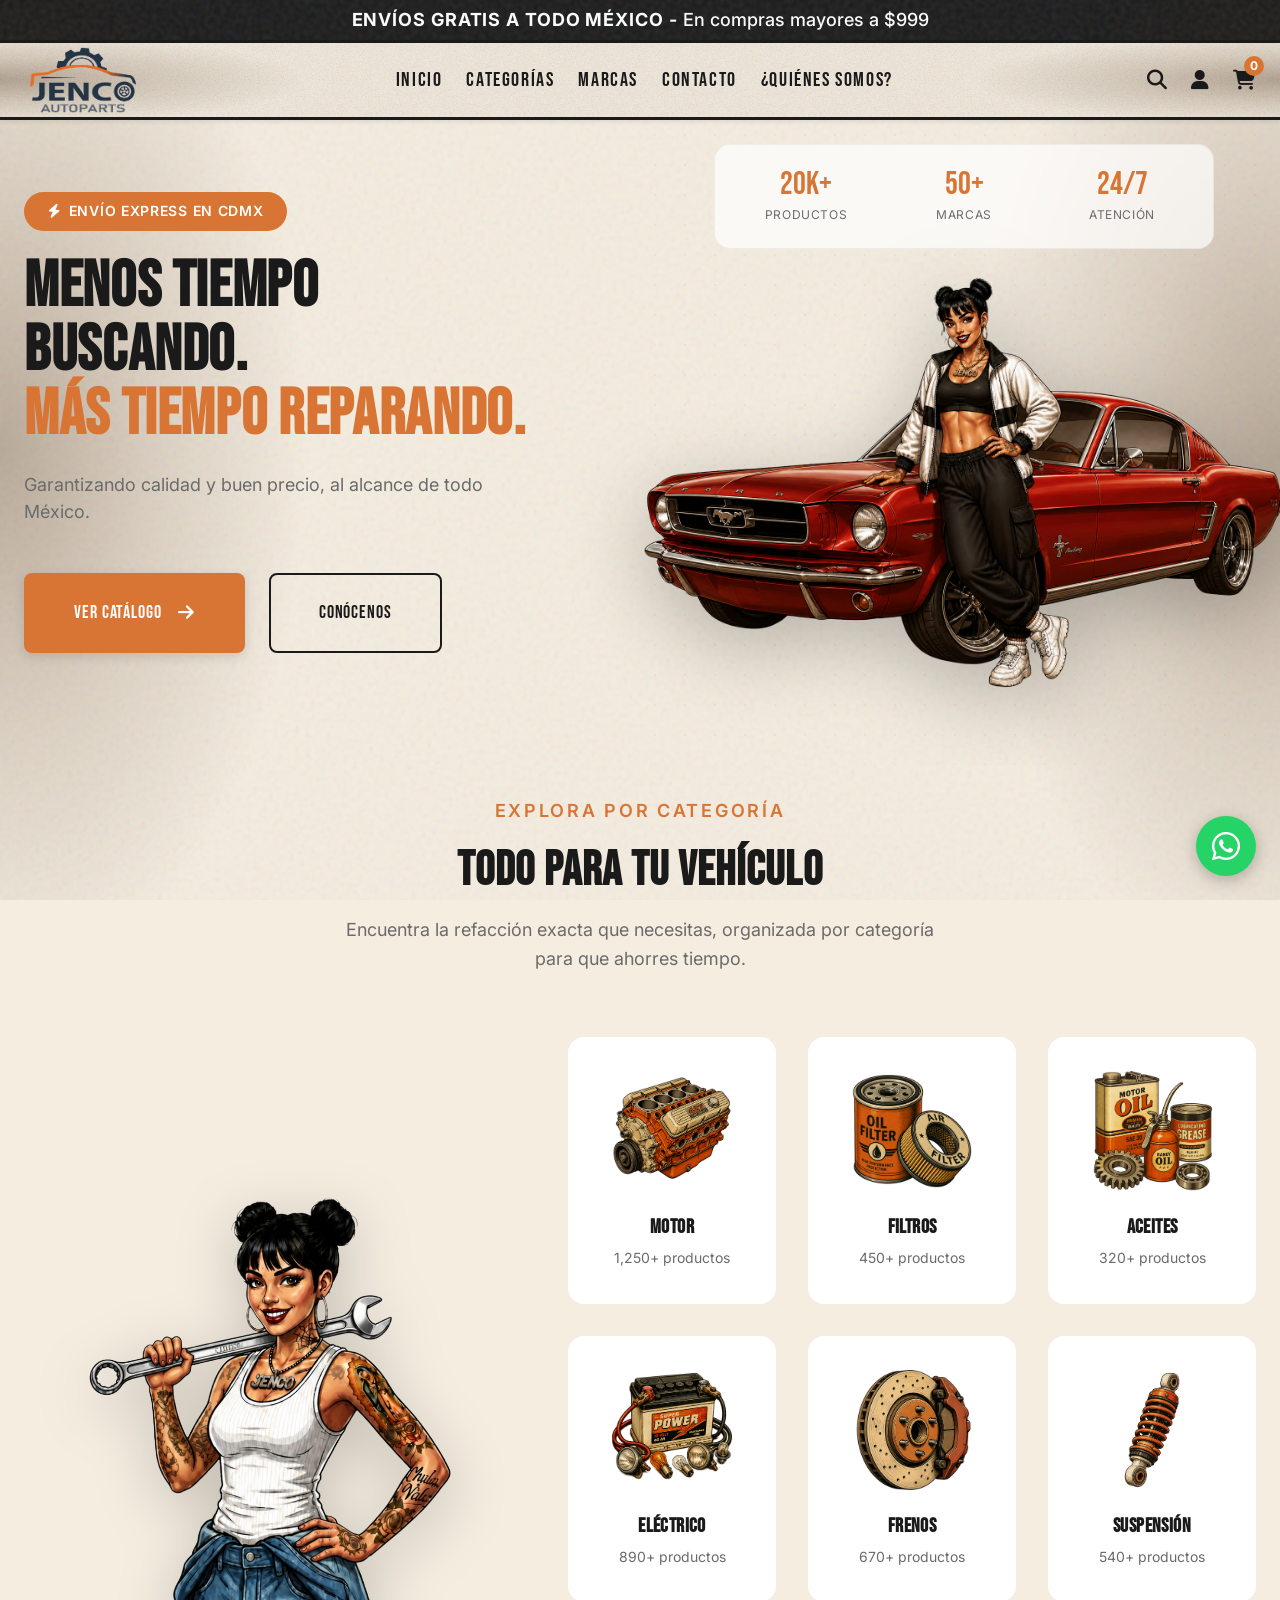
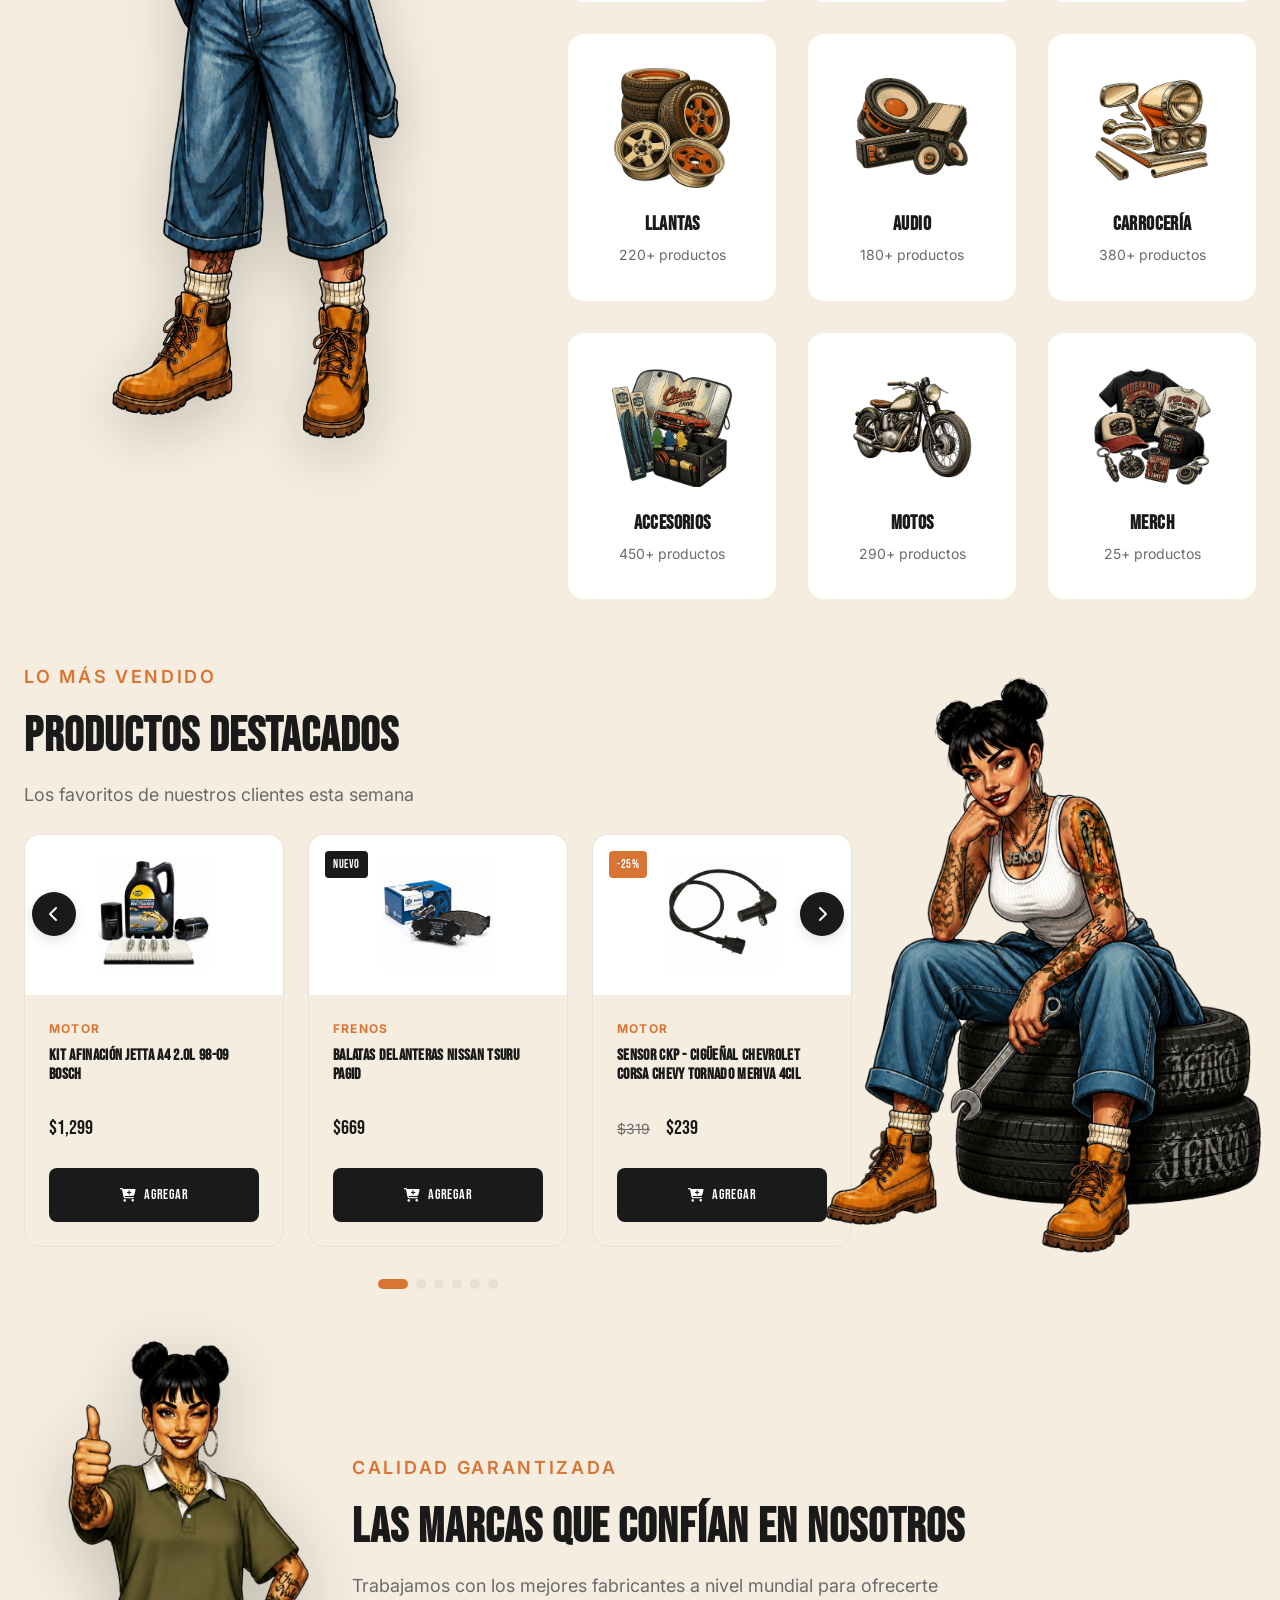
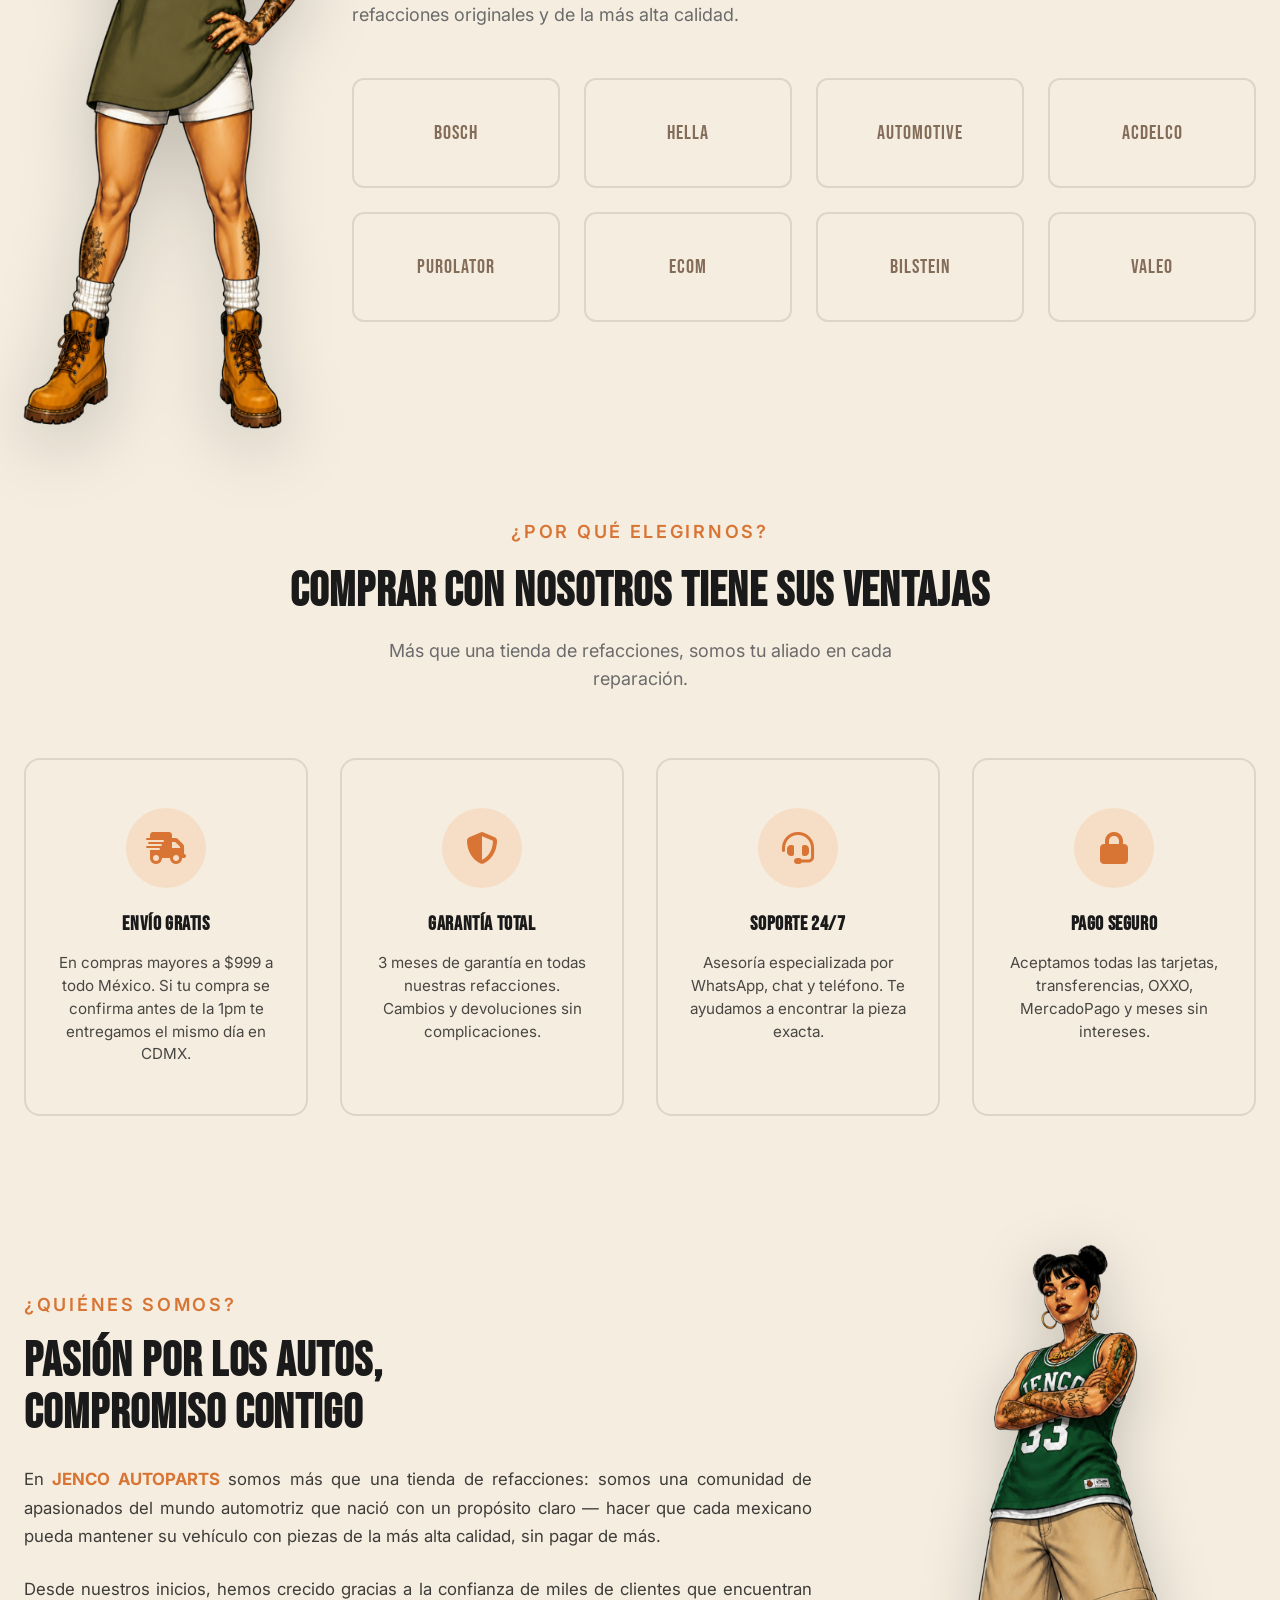
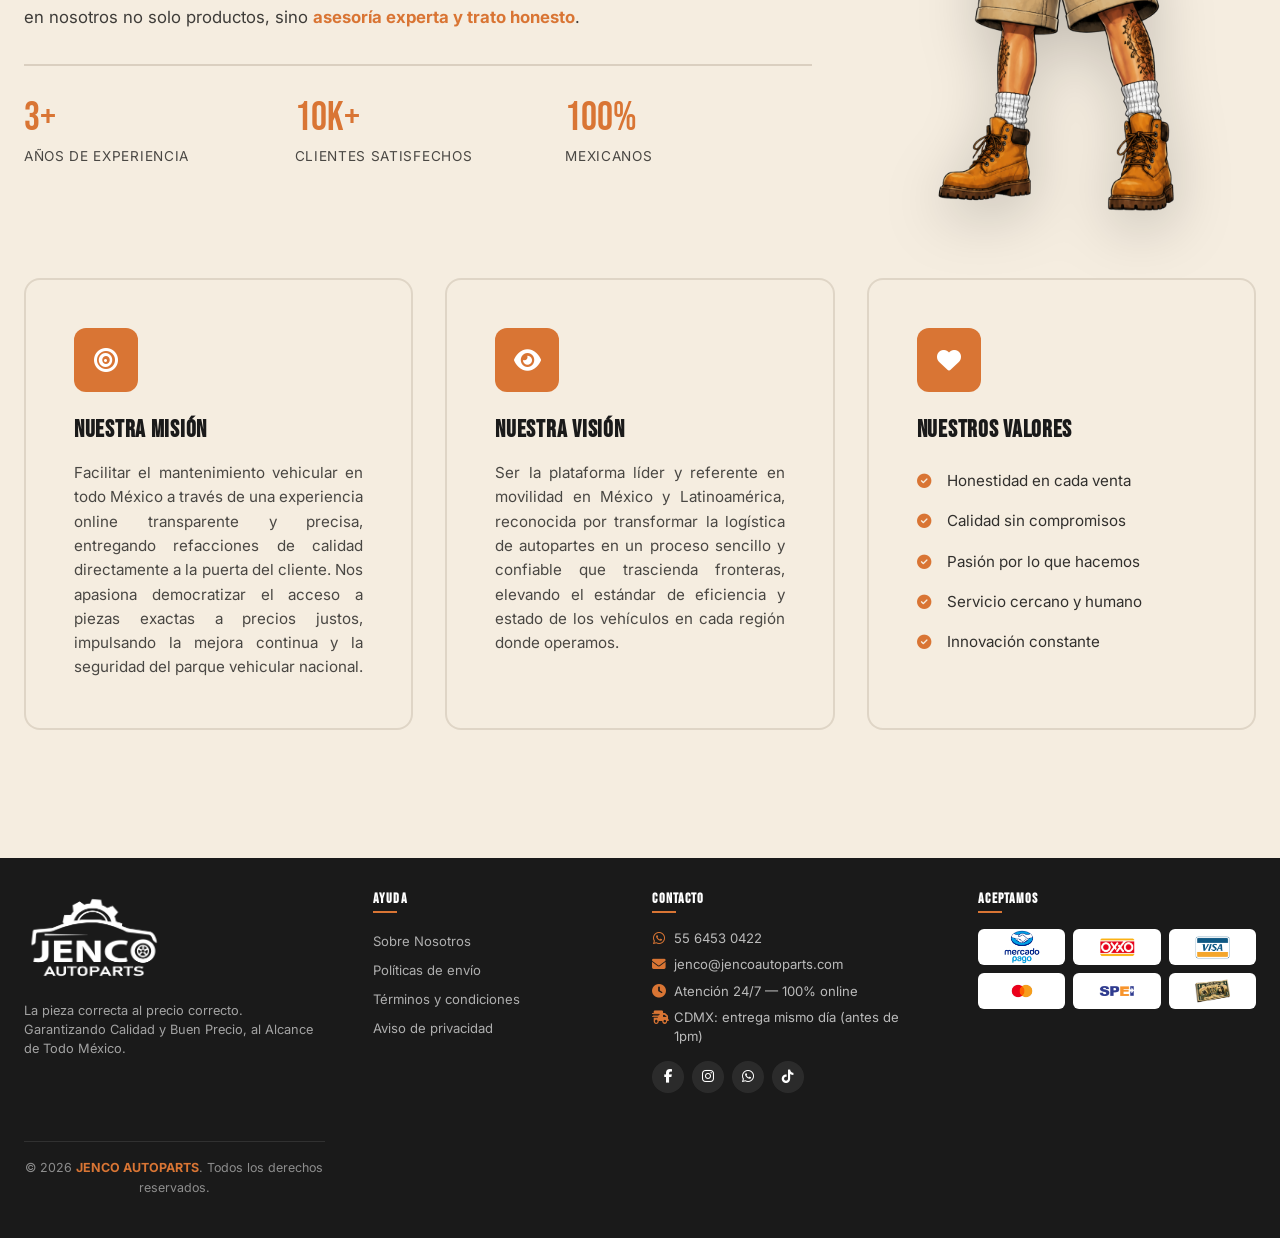
<file: index.html>
<!DOCTYPE html>
<html lang="es">
<head>
  <meta charset="UTF-8">
  <meta name="viewport" content="width=device-width, initial-scale=1.0">
  
  <title>JENCO AUTOPARTS — Refacciones y Autopartes en México</title>
  <meta name="description" content="Refacciones y autopartes para tu vehículo. Envíos a todo México. Calidad garantizada y precios justos. Entrega el mismo día en CDMX.">
  
  <!-- Favicon -->
  <link rel="icon" type="image/png" href="logos/jenco-iso-32.png">
  <link rel="apple-touch-icon" href="logos/jenco-iso-512.png">
  
  <!-- Tipografías Google Fonts -->
  <link rel="preconnect" href="https://fonts.googleapis.com">
  <link rel="preconnect" href="https://fonts.gstatic.com" crossorigin>
  <link href="https://fonts.googleapis.com/css2?family=Bebas+Neue&family=Inter:wght@400;500;600;700&display=swap" rel="stylesheet">
  
  <!-- Iconos Font Awesome -->
  <link rel="stylesheet" href="https://cdnjs.cloudflare.com/ajax/libs/font-awesome/6.5.1/css/all.min.css">
  
  <!-- Estilos -->
  <link rel="stylesheet" href="css/styles.css">
</head>
<body>

  <!-- ============================================
       TOP BAR PROMOCIONAL
       ============================================ -->
  <div class="topbar">
    <p class="topbar__text">
      <span class="topbar__highlight">ENVÍOS GRATIS A TODO MÉXICO - </span> 
      En compras mayores a $999
    </p>
  </div>

  <!-- ============================================
       HEADER
       ============================================ -->
  <header class="header">
    <div class="container header__container">
      
      <!-- Logo -->
      <a href="index.html" class="header__logo" aria-label="Inicio - JENCO AUTOPARTS">
        <img src="logos/jenco-logo-color.png" alt="JENCO AUTOPARTS">
      </a>
      
      <!-- Navegación -->
      <nav class="nav" id="mainNav">
        <ul class="nav__list">
          <li><a href="index.html" class="nav__link">Inicio</a></li>
          <li><a href="#categorias" class="nav__link">Categorías</a></li>
          <li><a href="#marcas" class="nav__link">Marcas</a></li>
          <li><a href="contacto.html" class="nav__link">Contacto</a></li>
          <li><a href="#nosotros" class="nav__link">¿Quiénes Somos?</a></li>
        </ul>
      </nav>
      
      <!-- Acciones (búsqueda, cuenta, carrito) -->
      <div class="header__actions">
        <a href="catalogo.html" class="header__action" aria-label="Buscar">
          <i class="fas fa-search"></i>
        </a>
        <a href="catalogo.html" class="header__action" aria-label="Mi cuenta">
          <i class="fas fa-user"></i>
        </a>
        <a href="catalogo.html" class="header__action" aria-label="Carrito de compras">
          <i class="fas fa-shopping-cart"></i>
          <span class="cart-badge">0</span>
        </a>
        
        <!-- Botón hamburguesa (mobile) -->
        <button class="menu-toggle" id="menuToggle" aria-label="Menú">
          <i class="fas fa-bars"></i>
        </button>
      </div>
      
    </div>
  </header>

  <!-- ============================================
       MAIN
       ============================================ -->
  <main>

   <!-- ============================================
     HERO PRINCIPAL
     ============================================ -->
<section class="hero">
  <div class="container hero__container">
    
    <!-- Lado izquierdo: contenido -->
    <div class="hero__content">
      <span class="hero__badge">
        <i class="fas fa-bolt"></i> Envío express en CDMX
      </span>
      
      <h1 class="hero__title">
        Menos tiempo<br>
        buscando.<br>
        <span class="hero__title-accent">Más tiempo reparando.</span>
      </h1>
      
      <p class="hero__subtitle">
        Garantizando calidad y buen precio, al alcance de todo México.
      </p>
      
      <div class="hero__actions">
        <a href="catalogo.html" class="btn btn--primary">
  	   Ver Catálogo
 	   <i class="fas fa-arrow-right btn__icon"></i>
	</a>
        <a href="#nosotros" class="btn btn--secondary">
          Conócenos
        </a>
      </div>
    </div>
    
    <!-- Lado derecho: stats + imagen Jenco -->
    <div class="hero__image">
      
      <!-- Stats arriba -->
      <div class="hero__stats">
        <div class="stat">
          <div class="stat__number">20K+</div>
          <div class="stat__label">Productos</div>
        </div>
        <div class="stat">
          <div class="stat__number">50+</div>
          <div class="stat__label">Marcas</div>
        </div>
        <div class="stat">
          <div class="stat__number">24/7</div>
          <div class="stat__label">Atención</div>
        </div>
      </div>
      
      <!-- Imagen Jenco -->
      <img src="jenco/jenco-pose-01.png" alt="Jenco - Tu experto en autopartes">
      
    </div>
    
  </div>
</section>


<!-- ============================================
     CATEGORÍAS
     ============================================ -->
<section class="section" id="categorias">
  <div class="container">
    
    <div class="section__header">
      <span class="section__eyebrow">Explora por categoría</span>
      <h2 class="section__title">Todo para tu vehículo</h2>
      <p class="section__subtitle">
        Encuentra la refacción exacta que necesitas, organizada por categoría para que ahorres tiempo.
      </p>
    </div>
    
    <!-- Layout con Jenco a la IZQUIERDA -->
    <div class="section-with-jenco">
      
      <!-- Jenco con llave-->
      <div class="section__jenco">
        <img src="jenco/jenco-pose-02.png" alt="Jenco con llave">
      </div>
      
      <!-- Grid de categorías (derecha) -->
      <div class="section__content">
        <div class="categories-grid">
          
          <a href="catalogo.html" class="category-card">
            <img src="categorias/cat-motor.png" alt="Motor" class="category-card__image">
            <h3 class="category-card__title">Motor</h3>
            <p class="category-card__count">1,250+ productos</p>
          </a>
          
          <a href="catalogo.html" class="category-card">
            <img src="categorias/cat-filtros.png" alt="Filtros" class="category-card__image">
            <h3 class="category-card__title">Filtros</h3>
            <p class="category-card__count">450+ productos</p>
          </a>
          
          <a href="catalogo.html" class="category-card">
            <img src="categorias/cat-aceites.png" alt="Aceites" class="category-card__image">
            <h3 class="category-card__title">Aceites</h3>
            <p class="category-card__count">320+ productos</p>
          </a>
          
          <a href="catalogo.html"  class="category-card">
            <img src="categorias/cat-electrico.png" alt="Eléctrico" class="category-card__image">
            <h3 class="category-card__title">Eléctrico</h3>
            <p class="category-card__count">890+ productos</p>
          </a>
          
          <a href="catalogo.html"  class="category-card">
            <img src="categorias/cat-frenos.png" alt="Frenos" class="category-card__image">
            <h3 class="category-card__title">Frenos</h3>
            <p class="category-card__count">670+ productos</p>
          </a>
          
          <a href="catalogo.html"  class="category-card">
            <img src="categorias/cat-suspension.png" alt="Suspensión" class="category-card__image">
            <h3 class="category-card__title">Suspensión</h3>
            <p class="category-card__count">540+ productos</p>
          </a>
          
          <a href="catalogo.html"  class="category-card">
            <img src="categorias/cat-llantas.png" alt="Llantas" class="category-card__image">
            <h3 class="category-card__title">Llantas</h3>
            <p class="category-card__count">220+ productos</p>
          </a>
          
          <a href="catalogo.html"  class="category-card">
            <img src="categorias/cat-audio.png" alt="Audio" class="category-card__image">
            <h3 class="category-card__title">Audio</h3>
            <p class="category-card__count">180+ productos</p>
          </a>
          
          <a href="catalogo.html"  class="category-card">
            <img src="categorias/cat-carroceria.png" alt="Carrocería" class="category-card__image">
            <h3 class="category-card__title">Carrocería</h3>
            <p class="category-card__count">380+ productos</p>
          </a>

          <a href="catalogo.html"  class="category-card">
            <img src="categorias/cat-accesorios.png" alt="Accesorios" class="category-card__image">
            <h3 class="category-card__title">Accesorios</h3>
            <p class="category-card__count">450+ productos</p>
          </a>
          
          <a href="catalogo.html"  class="category-card">
            <img src="categorias/cat-motocicletas.png" alt="Motocicletas" class="category-card__image">
            <h3 class="category-card__title">Motos</h3>
            <p class="category-card__count">290+ productos</p>
          </a>

	<a href="catalogo.html"  class="category-card">
  	   <img src="categorias/cat-merch.png" alt="Merch JENCO" class="category-card__image">
           <h3 class="category-card__title">Merch</h3>
           <p class="category-card__count">25+ productos</p>
	</a>

          
        </div>
      </div>
      
    </div>
    
  </div>
</section>

<!-- ============================================
     PRODUCTOS DESTACADOS - CARRUSEL
     ============================================ -->
<section class="section featured-products">
  <div class="container">
    
    <!-- Header alineado a la izquierda -->
    <div class="section__header section__header--left">
      <span class="section__eyebrow">Lo más vendido</span>
      <h2 class="section__title">Productos Destacados</h2>
      <p class="section__subtitle">Los favoritos de nuestros clientes esta semana</p>
    </div>
    
    <!-- 🎠 CARRUSEL + JENCO (lado a lado) -->
    <div class="featured-products__body">
      
      <div class="products-carousel">
        
        <button class="carousel-btn carousel-btn--prev" aria-label="Anterior">
          <i class="fas fa-chevron-left"></i>
        </button>
        <button class="carousel-btn carousel-btn--next" aria-label="Siguiente">
          <i class="fas fa-chevron-right"></i>
        </button>
        
        <div class="carousel-track-wrap">
          <div class="carousel-track">

          <!-- Producto 1 -->
          <article class="product-card">
            <div class="product-card__image-wrap">
              <img src="productos/producto-01.png" alt="Kit Afinación Jetta A4 2.0L 98-09 Bosch" class="product-card__image">
            </div>
            <div class="product-card__info">
              <span class="product-card__category">Motor</span>
              <h3 class="product-card__title">Kit Afinación Jetta A4 2.0L 98-09 Bosch</h3>
              <div class="product-card__price-wrap">
                <span class="product-card__price">$1,299</span>
              </div>
              <a href="catalogo.html" class="product-card__btn">
              <i class="fas fa-cart-plus"></i> Agregar
              </a>
            </div>
          </article>
          
          <!-- Producto 2 -->
          <article class="product-card">
            <div class="product-card__image-wrap">
              <img src="productos/producto-02.png" alt="Balatas Delanteras Nissan Tsuru Pagid" class="product-card__image">
              <span class="product-card__badge product-card__badge--new">NUEVO</span>
            </div>
            <div class="product-card__info">
              <span class="product-card__category">Frenos</span>
              <h3 class="product-card__title">Balatas Delanteras Nissan Tsuru Pagid</h3>
              <div class="product-card__price-wrap">
                <span class="product-card__price">$669</span>
              </div>
              <a href="catalogo.html" class="product-card__btn">
              <i class="fas fa-cart-plus"></i> Agregar
              </a>
            </div>
          </article>
          
          <!-- Producto 3 -->
          <article class="product-card">
            <div class="product-card__image-wrap">
              <img src="productos/producto-03.png" alt="Sensor CKP - Cigüeñal Chevrolet Corsa Chevy Tornado Meriva 4cil" class="product-card__image">
              <span class="product-card__badge">-25%</span>
            </div>
            <div class="product-card__info">
              <span class="product-card__category">Motor</span>
              <h3 class="product-card__title">Sensor CKP - Cigüeñal Chevrolet Corsa Chevy Tornado Meriva 4cil</h3>
              <div class="product-card__price-wrap">
                <span class="product-card__price-old">$319</span>
                <span class="product-card__price">$239</span>
              </div>
              <a href="catalogo.html" class="product-card__btn">
              <i class="fas fa-cart-plus"></i> Agregar
              </a>
            </div>
          </article>
          
          <!-- Producto 4 -->
          <article class="product-card">
            <div class="product-card__image-wrap">
              <img src="productos/producto-04.png" alt="JUEGO DE BOCINAS 6½ 2 VIAS 300W KENWOOD" class="product-card__image">
            </div>
            <div class="product-card__info">
              <span class="product-card__category">Audio</span>
              <h3 class="product-card__title">JUEGO DE BOCINAS 6½ 2 VIAS 300W KENWOOD</h3>
              <div class="product-card__price-wrap">
                <span class="product-card__price">$779</span>
              </div>
              <a href="catalogo.html" class="product-card__btn">
              <i class="fas fa-cart-plus"></i> Agregar
              </a>
            </div>
          </article>
          
          <!-- Producto 5 -->
          <article class="product-card">
            <div class="product-card__image-wrap">
              <img src="productos/producto-05.png" alt="Alternador 55A Nissan Tsuru Pick-Up Bosch" class="product-card__image">
            </div>
            <div class="product-card__info">
              <span class="product-card__category">Eléctrico</span>
              <h3 class="product-card__title">Alternador 55A Nissan Tsuru Pick-Up Bosch</h3>
              <div class="product-card__price-wrap">
                <span class="product-card__price">$1,999</span>
              </div>
              <a href="catalogo.html" class="product-card__btn">
              <i class="fas fa-cart-plus"></i> Agregar
              </a>
            </div>
          </article>
          
          <!-- Producto 6 -->
          <article class="product-card">
            <div class="product-card__image-wrap">
              <img src="productos/producto-06.png" alt="AMORTIGUADOR TRW DE PRESION DE GAS NISSAN DELANTERO IZQUIERDO VERSA 4CIL 1.6L 12-19" 		      class="product-card__image">
              <span class="product-card__badge product-card__badge--new">NUEVO</span>
            </div>
            <div class="product-card__info">
              <span class="product-card__category">Suspensión</span>
              <h3 class="product-card__title">AMORTIGUADOR TRW DE PRESION DE GAS NISSAN DELANTERO IZQUIERDO VERSA 4CIL 1.6L 12-19</h3>
              <div class="product-card__price-wrap">
                <span class="product-card__price">$1,449</span>
              </div>
              <a href="catalogo.html" class="product-card__btn">
              <i class="fas fa-cart-plus"></i> Agregar
              </a>
            </div>
          </article>
          
          <!-- Producto 7 -->
          <article class="product-card">
            <div class="product-card__image-wrap">
              <img src="productos/producto-07.png" alt="Juego Rines R12X6 Barrenación 4-110" class="product-card__image">
            </div>
            <div class="product-card__info">
              <span class="product-card__category">Llantas</span>
              <h3 class="product-card__title">Juego Rines R12X6 Barrenación 4-110</h3>
              <div class="product-card__price-wrap">
                <span class="product-card__price">$7,999</span>
              </div>
              <a href="catalogo.html" class="product-card__btn">
              <i class="fas fa-cart-plus"></i> Agregar
              </a>
            </div>
          </article>
          
          <!-- Producto 8 -->
          <article class="product-card">
            <div class="product-card__image-wrap">
              <img src="productos/producto-08.png" alt="Pluma Limpiaparabrisas 16"/16" ECO Set BOSCH" class="product-card__image">
            </div>
            <div class="product-card__info">
              <span class="product-card__category">Accesorios</span>
              <h3 class="product-card__title">Pluma Limpiaparabrisas 16"/16" ECO Set BOSCH</h3>
              <div class="product-card__price-wrap">
                <span class="product-card__price">$149</span>
              </div>
              <a href="catalogo.html" class="product-card__btn">
              <i class="fas fa-cart-plus"></i> Agregar
              </a>
            </div>
          </article>
           </div>
        </div>
        
        <div class="carousel-dots"></div>
        
      </div>
      
      <!-- Jenco "comiéndose" el carrusel -->
      <div class="featured-products__jenco">
        <img src="jenco/jenco-pose-03.png" alt="Jenco - Productos destacados">
      </div>
      
    </div>
    
  </div>
</section>


<!-- ============================================
     MARCAS / PROVEEDORES
     ============================================ -->
<section class="section brands" id="marcas">
  <div class="container">
    
    <div class="brands__layout">
      
      <!-- Jenco a la izquierda (abarca todo el alto) -->
      <div class="brands__jenco">
        <img src="jenco/jenco-pose-04.png" alt="Jenco - Marcas de confianza">
      </div>
      
      <!-- Contenido a la derecha (header + grid) -->
      <div class="brands__content">
        
        <div class="section__header section__header--left">
          <span class="section__eyebrow">Calidad garantizada</span>
          <h2 class="section__title">Las marcas que confían en nosotros</h2>
          <p class="section__subtitle">
            Trabajamos con los mejores fabricantes a nivel mundial para ofrecerte refacciones originales y de la más alta calidad.
          </p>
        </div>
        
        <div class="brands-grid">
          <div class="brand-card"><span class="brand-card__placeholder">Bosch</span></div>
          <div class="brand-card"><span class="brand-card__placeholder">Hella</span></div>
          <div class="brand-card"><span class="brand-card__placeholder">Automotive</span></div>
          <div class="brand-card"><span class="brand-card__placeholder">ACDelco</span></div>
          <div class="brand-card"><span class="brand-card__placeholder">Purolator</span></div>
          <div class="brand-card"><span class="brand-card__placeholder">ECOM</span></div>
          <div class="brand-card"><span class="brand-card__placeholder">Bilstein</span></div>
          <div class="brand-card"><span class="brand-card__placeholder">Valeo</span></div>
        </div>
        
      </div>
      
    </div>
    
  </div>
</section>

<!-- ============================================
     BENEFICIOS
     ============================================ -->
<section class="section benefits" id="beneficios">
  <div class="container">
    
    <div class="section__header">
      <span class="section__eyebrow">¿Por qué elegirnos?</span>
      <h2 class="section__title">Comprar con nosotros tiene sus ventajas</h2>
      <p class="section__subtitle">
        Más que una tienda de refacciones, somos tu aliado en cada reparación.
      </p>
    </div>
    
    <div class="benefits-grid">
      
      <!-- Beneficio 1: Envío gratis -->
      <div class="benefit-card">
        <div class="benefit-card__icon">
          <i class="fas fa-truck-fast"></i>
        </div>
        <h3 class="benefit-card__title">Envío Gratis</h3>
        <p class="benefit-card__text">
          En compras mayores a $999 a todo México. Si tu compra se confirma antes de la 1pm te entregamos el mismo día en CDMX.
        </p>
      </div>
      
      <!-- Beneficio 2: Garantía -->
      <div class="benefit-card">
        <div class="benefit-card__icon">
          <i class="fas fa-shield-halved"></i>
        </div>
        <h3 class="benefit-card__title">Garantía Total</h3>
        <p class="benefit-card__text">
          3 meses de garantía en todas nuestras refacciones. Cambios y devoluciones sin complicaciones.
        </p>
      </div>
      
      <!-- Beneficio 3: Soporte 24/7 -->
      <div class="benefit-card">
        <div class="benefit-card__icon">
          <i class="fas fa-headset"></i>
        </div>
        <h3 class="benefit-card__title">Soporte 24/7</h3>
        <p class="benefit-card__text">
          Asesoría especializada por WhatsApp, chat y teléfono. Te ayudamos a encontrar la pieza exacta.
        </p>
      </div>
      
      <!-- Beneficio 4: Pago seguro -->
      <div class="benefit-card">
        <div class="benefit-card__icon">
          <i class="fas fa-lock"></i>
        </div>
        <h3 class="benefit-card__title">Pago Seguro</h3>
        <p class="benefit-card__text">
          Aceptamos todas las tarjetas, transferencias, OXXO, MercadoPago y meses sin intereses.
        </p>
      </div>
      
    </div>
    
  </div>
</section>

<!-- ============================================
     ¿QUIÉNES SOMOS?
     ============================================ -->
<section class="section about" id="nosotros">
  <div class="container">
    
    <!-- BLOQUE SUPERIOR: Historia -->
    <div class="about__story">
      
      <!-- Texto -->
      <div class="about__text">
        <span class="section__eyebrow">¿Quiénes somos?</span>
        <h2 class="section__title">Pasión por los autos,<br>compromiso contigo</h2>
        
        <p class="about__paragraph">
          En <span class="about__highlight">JENCO AUTOPARTS</span> somos más que una tienda de refacciones: somos una comunidad de apasionados del mundo automotriz que nació con un propósito claro — hacer que cada mexicano pueda mantener su vehículo con piezas de la más alta calidad, sin pagar de más.
        </p>
        
        <p class="about__paragraph">
          Desde nuestros inicios, hemos crecido gracias a la confianza de miles de clientes que encuentran en nosotros no solo productos, sino <span class="about__highlight">asesoría experta y trato honesto</span>.
        </p>
        
        <!-- Stats -->
        <div class="about__stats">
          <div>
            <div class="about__stat-number">3+</div>
            <div class="about__stat-label">Años de experiencia</div>
          </div>
          <div>
            <div class="about__stat-number">10K+</div>
            <div class="about__stat-label">Clientes satisfechos</div>
          </div>
          <div>
            <div class="about__stat-number">100%</div>
            <div class="about__stat-label">Mexicanos</div>
          </div>
        </div>
      </div>
      
      <!-- Jenco -->
      <div class="about__jenco">
        <img src="jenco/jenco-pose-05.png" alt="Jenco - Pasión por los autos">
      </div>
      
    </div>
    
    <!-- BLOQUE INFERIOR: Misión, Visión, Valores -->
    <div class="about__pillars">
      
      <!-- Misión -->
      <div class="pillar-card">
        <span class="pillar-card__number">01</span>
        <div class="pillar-card__icon">
          <i class="fas fa-bullseye"></i>
        </div>
        <h3 class="pillar-card__title">Nuestra Misión</h3>
        <p class="pillar-card__text">
          Facilitar el mantenimiento vehicular en todo México a través de una experiencia online transparente y precisa, entregando refacciones de calidad directamente a la puerta del cliente. Nos apasiona democratizar el acceso a piezas exactas a precios justos, impulsando la mejora continua y la seguridad del parque vehicular nacional.
        </p>
      </div>
      
      <!-- Visión -->
      <div class="pillar-card">
        <span class="pillar-card__number">02</span>
        <div class="pillar-card__icon">
          <i class="fas fa-eye"></i>
        </div>
        <h3 class="pillar-card__title">Nuestra Visión</h3>
        <p class="pillar-card__text">
          Ser la plataforma líder y referente en movilidad en México y Latinoamérica, reconocida por transformar la logística de autopartes en un proceso sencillo y confiable que trascienda fronteras, elevando el estándar de eficiencia y estado de los vehículos en cada región donde operamos.
        </p>
      </div>
      
      <!-- Valores -->
      <div class="pillar-card">
        <span class="pillar-card__number">03</span>
        <div class="pillar-card__icon">
          <i class="fas fa-heart"></i>
        </div>
        <h3 class="pillar-card__title">Nuestros Valores</h3>
        <ul class="pillar-card__list">
          <li><i class="fas fa-check-circle"></i> Honestidad en cada venta</li>
          <li><i class="fas fa-check-circle"></i> Calidad sin compromisos</li>
          <li><i class="fas fa-check-circle"></i> Pasión por lo que hacemos</li>
          <li><i class="fas fa-check-circle"></i> Servicio cercano y humano</li>
          <li><i class="fas fa-check-circle"></i> Innovación constante</li>
        </ul>
      </div>
      
    </div>
    
  </div>
</section>

</main>

<!-- ============================================
     FOOTER
     ============================================ -->
<footer class="footer">
  <div class="container">
    
    <!-- GRID PRINCIPAL -->
    <div class="footer__main">
      
      <!-- COLUMNA 1: Marca -->
      <div class="footer__brand">
        <img src="logos/jenco-logo-blanco.png" alt="JENCO AUTOPARTS">
        <p class="footer__brand-text">
          La pieza correcta al precio correcto.
	  Garantizando Calidad y Buen Precio, al Alcance de Todo México. 
        </p>        
      </div>
      
      <!-- COLUMNA 2: Ayuda -->
      <div>
        <h4 class="footer__title">Ayuda</h4>
        <ul class="footer__list">
          <li><a href="#nosotros">Sobre Nosotros</a></li>
          <li><a href="#">Políticas de envío</a></li>
          <li><a href="#">Términos y condiciones</a></li>
          <li><a href="#">Aviso de privacidad</a></li>
        </ul>
      </div>
      
      <!-- COLUMNA 3: Contacto -->
      <div>
        <h4 class="footer__title">Contacto</h4>
        <div class="footer__contact-item">
          <i class="fab fa-whatsapp"></i>
          <a href="https://wa.me/525564530422" target="_blank">55 6453 0422</a>
        </div>
        <div class="footer__contact-item">
          <i class="fas fa-envelope"></i>
          <a href="mailto:jenco@jencoautoparts.com">jenco@jencoautoparts.com</a>
        </div>
        <div class="footer__contact-item">
          <i class="fas fa-clock"></i>
          <span>Atención 24/7 — 100% online</span>
        </div>
        <div class="footer__contact-item">
          <i class="fas fa-truck-fast"></i>
          <span>CDMX: entrega mismo día (antes de 1pm)</span>
        </div>
        <!-- Redes sociales -->
	<div class="footer__social">
          <a href="https://facebook.com/jencoautoparts" aria-label="Facebook" target="_blank"><i class="fab fa-facebook-f"></i></a>
          <a href="https://instagram.com/jenco_autoparts" aria-label="Instagram" target="_blank"><i class="fab fa-instagram"></i></a>
          <a href="https://wa.me/525564530422" aria-label="WhatsApp" target="_blank"><i class="fab fa-whatsapp"></i></a>
          <a href="#" aria-label="TikTok" target="_blank"><i class="fab fa-tiktok"></i></a>
        </div>
      </div>
      
      <!-- COLUMNA 4: Aceptamos -->
      <div>
        <h4 class="footer__title">Aceptamos</h4>
        <div class="footer__payments-grid">
          <div class="footer__payment">
            <img src="pagos/mercado-pago.png" alt="Mercado Pago">
          </div>
          <div class="footer__payment">
            <img src="pagos/oxxo-pago.png" alt="OXXO">
          </div>
          <div class="footer__payment">
            <img src="pagos/visa-pago.png" alt="VISA">
          </div>
          <div class="footer__payment">
            <img src="pagos/mastercard-pago.png" alt="Mastercard">
          </div>
          <div class="footer__payment">
            <img src="pagos/spei-pago.png" alt="SPEI">
          </div>
          <div class="footer__payment">
            <img src="pagos/efectivo-pago.png" alt="Efectivo">
          </div>
      </div>
    </div>
    
    <!-- BARRA INFERIOR -->
    <div class="footer__bottom">
      <div class="footer__copyright">
        © 2026 <strong>JENCO AUTOPARTS</strong>. Todos los derechos reservados.
      </div>
    </div>
    
  </div>
</footer>




  <!-- ============================================
       SCRIPTS
       ============================================ -->
  <script src="js/main.js"></script>
  <script src="js/carousel.js"></script>

    <!-- Botón flotante de WhatsApp -->
    <a href="https://wa.me/525564530422?text=Hola%20Jenco,%20necesito%20información%20sobre%20una%20pieza"
       target="_blank" rel="noopener"
       class="whatsapp-float" aria-label="Escríbenos por WhatsApp">
      <i class="fab fa-whatsapp"></i>
    </a>

</body>
</html>
</file>
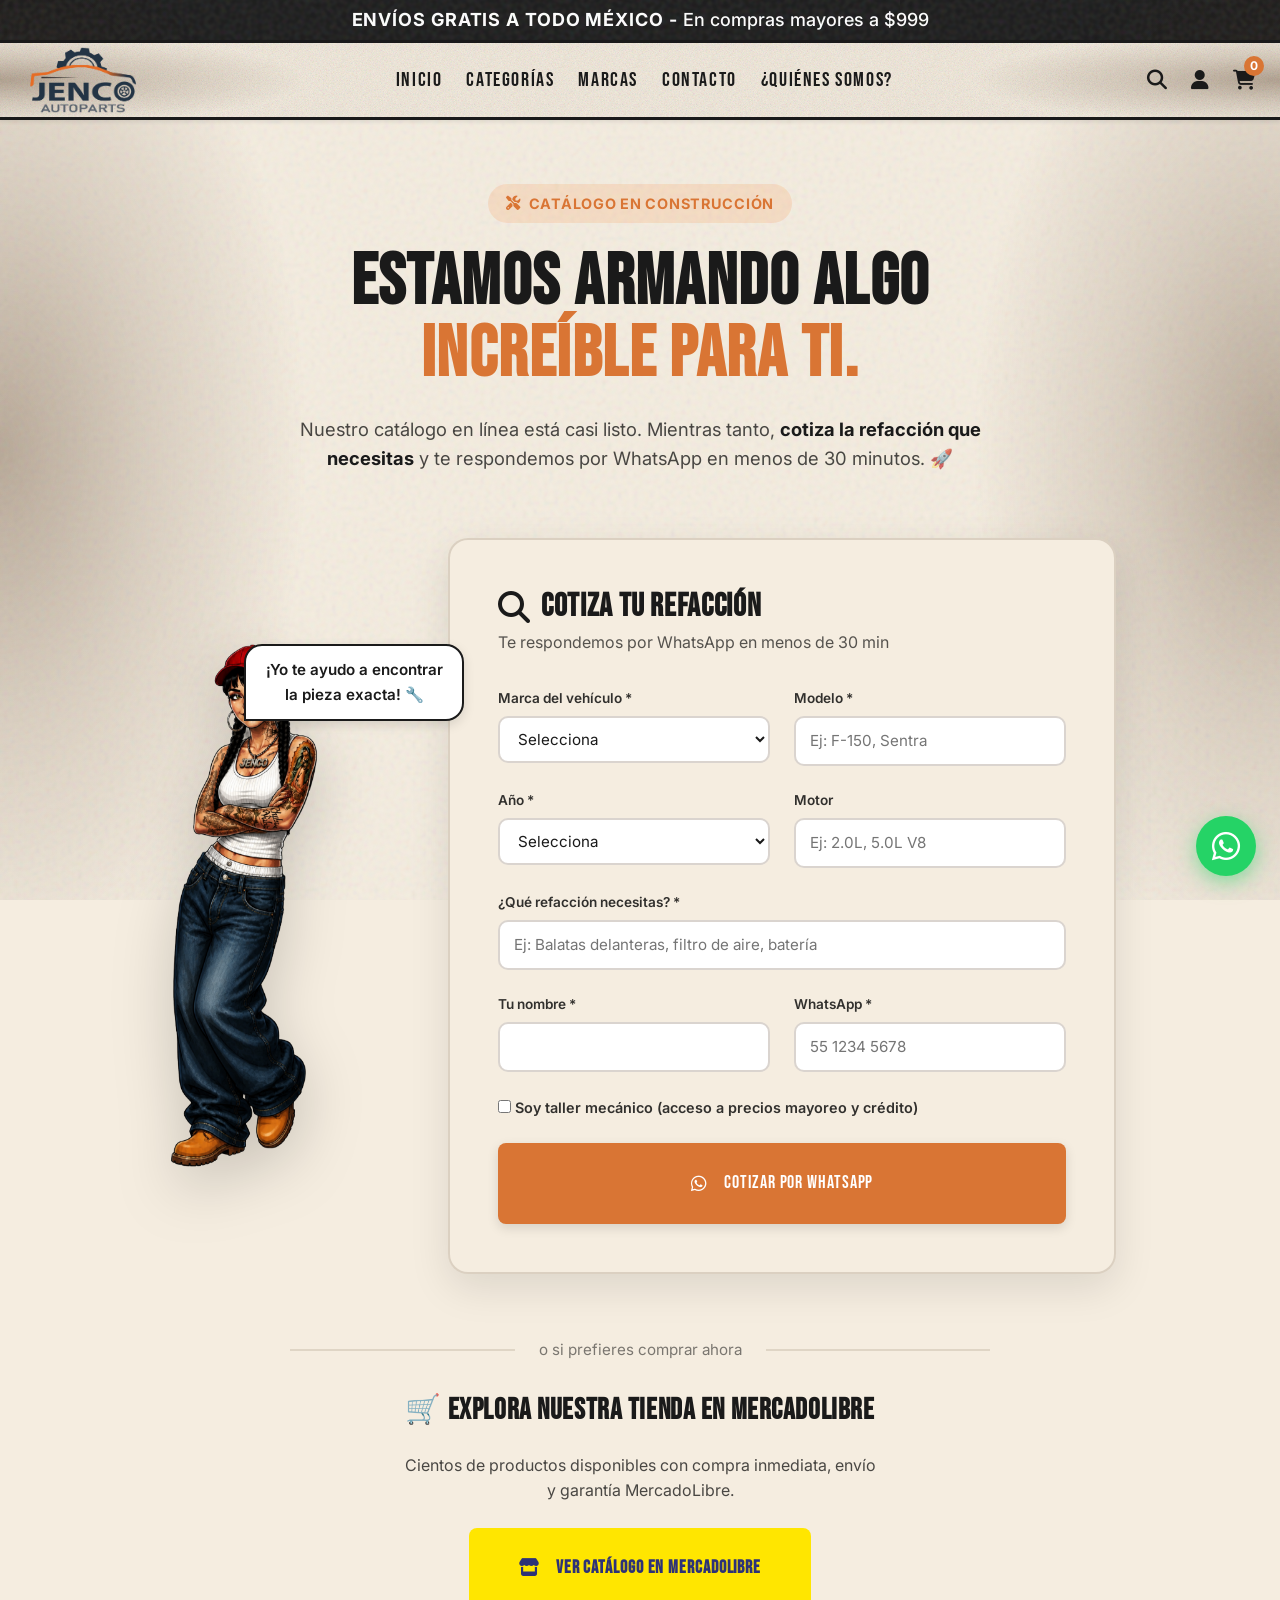
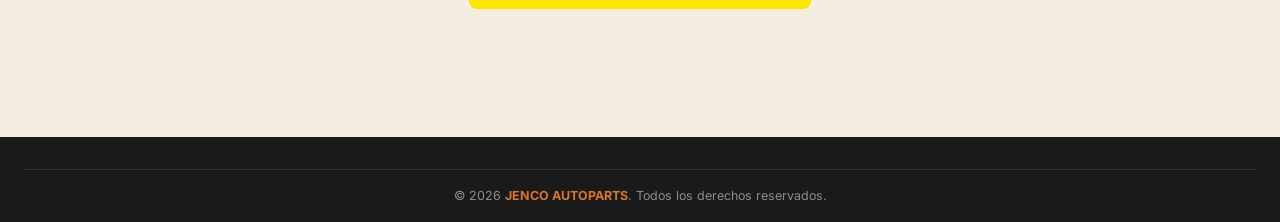
<file: catalogo.html>
<!DOCTYPE html>
<html lang="es">
<head>
  <meta charset="UTF-8">
  <meta name="viewport" content="width=device-width, initial-scale=1.0">
  <title>Catálogo — JENCO AUTOPARTS</title>
  <meta name="description" content="Estamos trabajando en nuestro catálogo en línea. Mientras tanto, cotiza tu refacción por WhatsApp y te respondemos en minutos.">

  <link rel="icon" type="image/png" href="logos/jenco-iso-32.png">
  <link rel="preconnect" href="https://fonts.googleapis.com">
  <link rel="preconnect" href="https://fonts.gstatic.com" crossorigin>
  <link href="https://fonts.googleapis.com/css2?family=Bebas+Neue&family=Inter:wght@400;500;600;700&display=swap" rel="stylesheet">
  <link rel="stylesheet" href="https://cdnjs.cloudflare.com/ajax/libs/font-awesome/6.5.1/css/all.min.css">
  <link rel="stylesheet" href="css/styles.css">
  <link rel="stylesheet" href="css/catalogo.css">
</head>
<body>

  <!-- TOP BAR -->
  <div class="topbar">
    <p class="topbar__text">
      <span class="topbar__highlight">ENVÍOS GRATIS A TODO MÉXICO - </span> 
      En compras mayores a $999
    </p>
  </div>

  <!-- HEADER (idéntico al index) -->
  <header class="header">
    <div class="container header__container">
      <a href="index.html" class="header__logo" aria-label="Inicio - JENCO AUTOPARTS">
        <img src="logos/jenco-logo-color.png" alt="JENCO AUTOPARTS">
      </a>
      <nav class="nav" id="mainNav">
        <ul class="nav__list">
          <li><a href="index.html" class="nav__link">Inicio</a></li>
          <li><a href="index.html#categorias" class="nav__link">Categorías</a></li>
          <li><a href="index.html#marcas" class="nav__link">Marcas</a></li>
          <li><a href="contacto.html" class="nav__link">Contacto</a></li>
          <li><a href="index.html#nosotros" class="nav__link">¿Quiénes Somos?</a></li>
        </ul>
      </nav>
      <div class="header__actions">
        <a href="catalogo.html" class="header__action" aria-label="Buscar"><i class="fas fa-search"></i></a>
        <a href="catalogo.html" class="header__action" aria-label="Mi cuenta"><i class="fas fa-user"></i></a>
        <a href="catalogo.html" class="header__action" aria-label="Carrito de compras">
          <i class="fas fa-shopping-cart"></i>
          <span class="cart-badge">0</span>
        </a>
        <button class="menu-toggle" id="menuToggle" aria-label="Menú"><i class="fas fa-bars"></i></button>
      </div>
    </div>
  </header>

  <main>

    <!-- ============================================
         CATÁLOGO EN CONSTRUCCIÓN + COTIZADOR
         ============================================ -->
    <section class="section catalogo-wip">
      <div class="container">

        <!-- Encabezado "en construcción" -->
        <div class="wip-header">
          <span class="wip-badge">
            <i class="fas fa-screwdriver-wrench"></i> Catálogo en construcción
          </span>
          <h1 class="wip-title">
            Estamos armando algo<br>
            <span class="wip-title-accent">increíble para ti.</span>
          </h1>
          <p class="wip-subtitle">
            Nuestro catálogo en línea está casi listo. Mientras tanto,
            <strong>cotiza la refacción que necesitas</strong> y te respondemos
            por WhatsApp en menos de 30 minutos. 🚀
          </p>
        </div>

        <!-- Cotizador + Jenco -->
        <div class="cotizador-wrap">

          <!-- Jenco a la izquierda -->
          <div class="cotizador-jenco">
            <img src="jenco/jenco-pose-09.png" alt="Jenco - Cotiza tu refacción">
            <div class="cotizador-jenco__bubble">
              ¡Yo te ayudo a encontrar la pieza exacta! 🔧
            </div>
          </div>

          <!-- Formulario a la derecha -->
          <div class="cotizador-card" id="cotizar">
            <div class="cotizador-card__header">
              <h2><i class="fas fa-magnifying-glass"></i> Cotiza tu refacción</h2>
              <p>Te respondemos por WhatsApp en menos de 30 min</p>
            </div>

            <form class="cotizador-form" id="quoteForm">
              <div class="form-group">
                <label>Marca del vehículo *</label>
                <select name="marca" required>
                  <option value="">Selecciona</option>
                  <option>Ford</option><option>Chevrolet</option><option>Nissan</option>
                  <option>Toyota</option><option>Volkswagen</option><option>Honda</option>
                  <option>Mazda</option><option>Hyundai</option><option>Kia</option>
                  <option>Dodge</option><option>Jeep</option><option>Ram</option>
                  <option>Mitsubishi</option><option>Renault</option><option>Seat</option>
                  <option>BMW</option><option>Mercedes-Benz</option><option>Audi</option>
                  <option>Otra</option>
                </select>
              </div>

              <div class="form-group">
                <label>Modelo *</label>
                <input type="text" name="modelo" placeholder="Ej: F-150, Sentra" required>
              </div>

              <div class="form-group">
                <label>Año *</label>
                <select name="anio" required>
 		 <option value="">Selecciona</option>
 		 <option>2025</option><option>2024</option><option>2023</option>
  		<option>2022</option><option>2021</option><option>2020</option>
  		<option>2019</option><option>2018</option><option>2017</option>
  		<option>2016</option><option>2015</option><option>2014</option>
  		<option>2013</option><option>2012</option><option>2011</option>
  		<option>2010</option><option>2009</option><option>2008</option>
  		<option>2007</option><option>2006</option><option>2005</option>
  		<option>2004</option><option>2003</option><option>2002</option>
  		<option>2001</option><option>2000</option><option>1999</option>
  		<option>1998</option><option>1997</option><option>1996</option>
  		<option>1995</option>
	     </select>              
             </div>

              <div class="form-group">
                <label>Motor</label>
                <input type="text" name="motor" placeholder="Ej: 2.0L, 5.0L V8">
              </div>

              <div class="form-group form-group--full">
                <label>¿Qué refacción necesitas? *</label>
                <input type="text" name="refaccion" placeholder="Ej: Balatas delanteras, filtro de aire, batería" required>
              </div>

              <div class="form-group">
                <label>Tu nombre *</label>
                <input type="text" name="nombre" required>
              </div>

              <div class="form-group">
                <label>WhatsApp *</label>
                <input type="tel" name="telefono" placeholder="55 1234 5678" required>
              </div>

              <div class="form-group form-group--full checkbox-group">
                <label>
                  <input type="checkbox" name="es_taller" value="Sí">
                  Soy taller mecánico (acceso a precios mayoreo y crédito)
                </label>
              </div>

              <button type="submit" class="btn btn--primary btn--block">
                <i class="fab fa-whatsapp"></i> Cotizar por WhatsApp
              </button>
            </form>
          </div>

        </div>

      </div>

        <!-- Separador + opción MercadoLibre -->
        <div class="meli-divider">
          <span>o si prefieres comprar ahora</span>
        </div>

        <div class="meli-cta">
          <h3>🛒 Explora nuestra tienda en MercadoLibre</h3>
          <p>Cientos de productos disponibles con compra inmediata, envío y garantía MercadoLibre.</p>
          <a href="https://www.mercadolibre.com.mx/pagina/jencoautoparts"
             target="_blank" rel="noopener" class="btn btn--meli">
            <i class="fas fa-store"></i> Ver catálogo en MercadoLibre
          </a>
        </div>

    </section>

  </main>

  <!-- BOTÓN FLOTANTE WHATSAPP -->
  <a href="https://wa.me/525564530422?text=Hola%20JENCO,%20me%20interesa%20cotizar%20una%20refacción"
     target="_blank" rel="noopener" class="whatsapp-float" title="Cotiza por WhatsApp">
    <i class="fab fa-whatsapp"></i>
  </a>

  <!-- FOOTER -->
  <footer class="footer">
    <div class="container">
      <div class="footer__bottom">
        <div class="footer__copyright">
          © 2026 <strong>JENCO AUTOPARTS</strong>. Todos los derechos reservados.
        </div>
      </div>
    </div>
  </footer>

  <script src="js/main.js"></script>
  <script src="js/catalogo.js"></script>
</body>
</html>
</file>
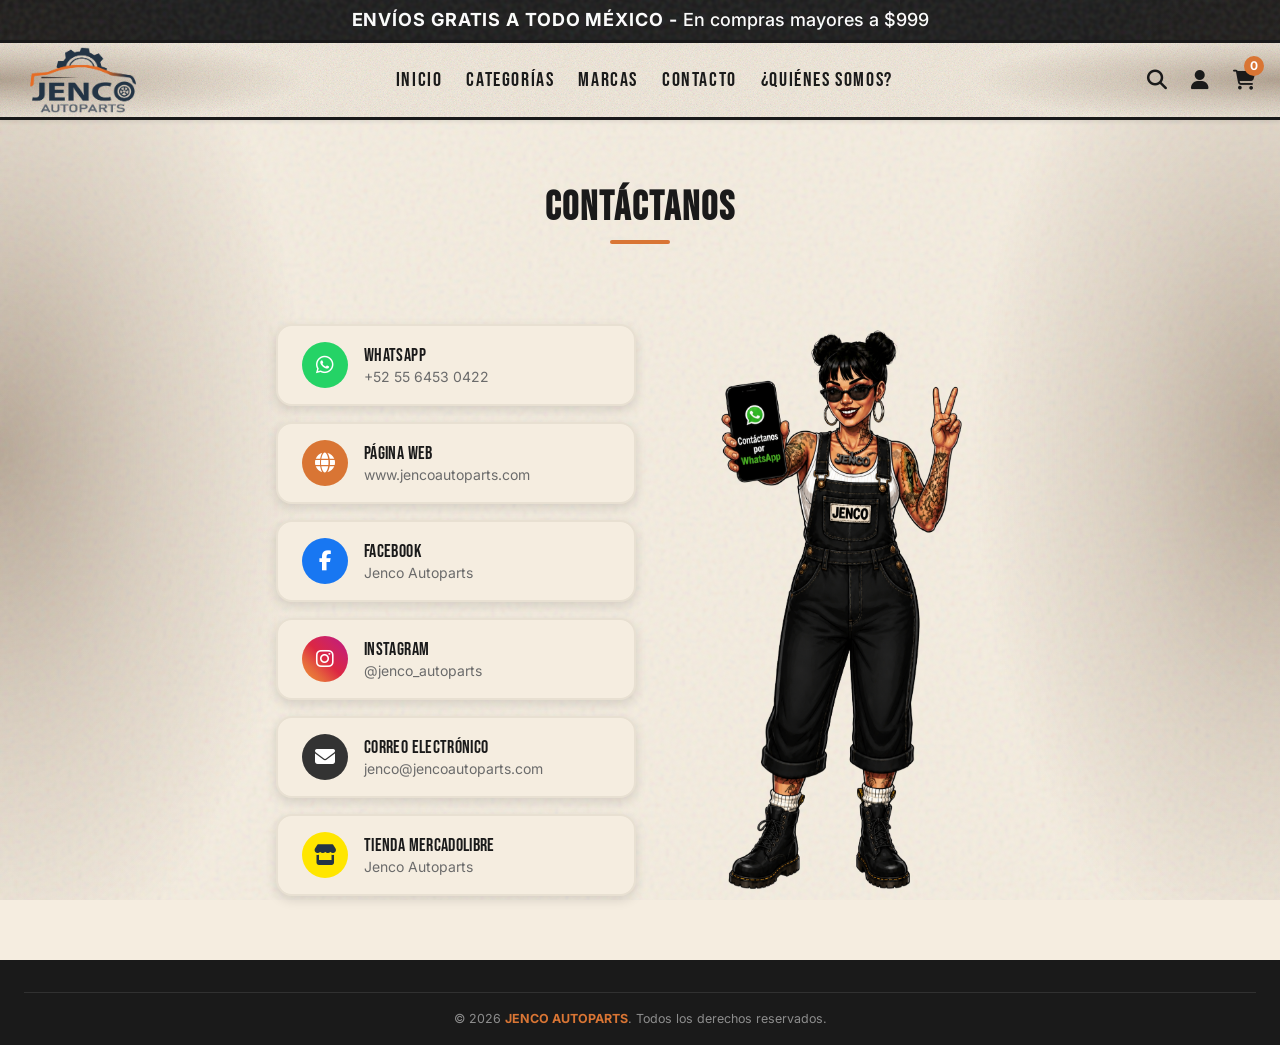
<file: contacto.html>
<!DOCTYPE html>
<html lang="es">
<head>
  <meta charset="UTF-8">
  <meta name="viewport" content="width=device-width, initial-scale=1.0">
  <title>Contacto — JENCO AUTOPARTS</title>
  <meta name="description" content="Contáctanos por WhatsApp, redes sociales o visita nuestra tienda en MercadoLibre. Jenco Autoparts, tu refacción a un clic.">

  <link rel="icon" type="image/png" href="logos/jenco-iso-32.png">
  <link rel="preconnect" href="https://fonts.googleapis.com">
  <link rel="preconnect" href="https://fonts.gstatic.com" crossorigin>
  <link href="https://fonts.googleapis.com/css2?family=Bebas+Neue&family=Inter:wght@400;500;600;700&display=swap" rel="stylesheet">
  <link rel="stylesheet" href="https://cdnjs.cloudflare.com/ajax/libs/font-awesome/6.5.1/css/all.min.css">
  <link rel="stylesheet" href="css/styles.css">
  <link rel="stylesheet" href="css/contacto.css">
</head>
<body>

  <!-- TOP BAR -->
  <div class="topbar">
    <p class="topbar__text">
      <span class="topbar__highlight">ENVÍOS GRATIS A TODO MÉXICO - </span> 
      En compras mayores a $999
    </p>
  </div>

  <!-- HEADER (idéntico al index) -->
  <header class="header">
    <div class="container header__container">
      <a href="index.html" class="header__logo" aria-label="Inicio - JENCO AUTOPARTS">
        <img src="logos/jenco-logo-color.png" alt="JENCO AUTOPARTS">
      </a>
      <nav class="nav" id="mainNav">
        <ul class="nav__list">
          <li><a href="index.html" class="nav__link">Inicio</a></li>
          <li><a href="index.html#categorias" class="nav__link">Categorías</a></li>
          <li><a href="index.html#marcas" class="nav__link">Marcas</a></li>
          <li><a href="contacto.html" class="nav__link nav__link--active">Contacto</a></li>
          <li><a href="index.html#nosotros" class="nav__link">¿Quiénes Somos?</a></li>
        </ul>
      </nav>
      <div class="header__actions">
        <a href="catalogo.html" class="header__action" aria-label="Buscar"><i class="fas fa-search"></i></a>
        <a href="catalogo.html" class="header__action" aria-label="Mi cuenta"><i class="fas fa-user"></i></a>
        <a href="catalogo.html" class="header__action" aria-label="Carrito de compras">
          <i class="fas fa-shopping-cart"></i>
          <span class="cart-badge">0</span>
        </a>
        <button class="menu-toggle" id="menuToggle" aria-label="Menú"><i class="fas fa-bars"></i></button>
      </div>
    </div>
  </header>

  <main>

    <!-- ============================================
         SECCIÓN CONTACTO — estilo links
         ============================================ -->
    <section class="contacto" id="contacto">
     <div class="container">
      <div class="contacto__container">

        <!-- Jenco con celular -->
        <div class="contacto__jenco">
          <img src="jenco/jenco-pose-07.png" alt="Jenco - Contáctanos" class="contacto__img">
        </div>

        <h2 class="contacto__titulo">Contáctanos</h2>

        <div class="contacto__links">

  <!-- WhatsApp -->
  <a href="https://wa.me/525564530422?text=Hola%20JENCO,%20me%20interesa%20una%20refacción"
     target="_blank" rel="noopener" class="contacto__link contacto__link--wa">
    <i class="fab fa-whatsapp"></i>
    <span class="contacto__texto">
      <span class="contacto__label">WhatsApp</span>
      <span class="contacto__dato">+52 55 6453 0422</span>
    </span>
  </a>

  <!-- Página Web -->
  <a href="https://www.jencoautoparts.com" target="_blank" rel="noopener"
     class="contacto__link contacto__link--web">
    <i class="fas fa-globe"></i>
    <span class="contacto__texto">
      <span class="contacto__label">Página Web</span>
      <span class="contacto__dato">www.jencoautoparts.com</span>
    </span>
  </a>

  <!-- Facebook -->
  <a href="https://facebook.com/jencoautoparts" target="_blank" rel="noopener"
     class="contacto__link contacto__link--fb">
    <i class="fab fa-facebook-f"></i>
    <span class="contacto__texto">
      <span class="contacto__label">Facebook</span>
      <span class="contacto__dato">Jenco Autoparts</span>
    </span>
  </a>

  <!-- Instagram (🟢 ahora con el usuario) -->
  <a href="https://instagram.com/jenco_autoparts" target="_blank" rel="noopener"
     class="contacto__link contacto__link--ig">
    <i class="fab fa-instagram"></i>
    <span class="contacto__texto">
      <span class="contacto__label">Instagram</span>
      <span class="contacto__dato">@jenco_autoparts</span>
    </span>
  </a>

  <!-- Correo -->
  <a href="mailto:jenco@jencoautoparts.com"
     class="contacto__link contacto__link--mail">
    <i class="fas fa-envelope"></i>
    <span class="contacto__texto">
      <span class="contacto__label">Correo Electrónico</span>
      <span class="contacto__dato">jenco@jencoautoparts.com</span>
    </span>
  </a>

  <!-- Tienda MercadoLibre (🟢 ahora hasta abajo) -->
  <a href="https://www.mercadolibre.com.mx/pagina/jencoautoparts"
     target="_blank" rel="noopener" class="contacto__link contacto__link--meli">
    <i class="fas fa-store"></i>
    <span class="contacto__texto">
      <span class="contacto__label">Tienda MercadoLibre</span>
      <span class="contacto__dato">Jenco Autoparts</span>
    </span>
  </a>

</div>

      </div><!-- fin .contacto__links -->
      </div><!-- fin .contacto__container -->
     </div><!-- fin .container -->
    </section>

  </main>

  <!-- FOOTER -->
  <footer class="footer">
    <div class="container">
      <div class="footer__bottom">
        <div class="footer__copyright">
          © 2026 <strong>JENCO AUTOPARTS</strong>. Todos los derechos reservados.
        </div>
      </div>
    </div>
  </footer>

  <script src="js/main.js"></script>
  <script src="js/catalogo.js"></script>

</body>
</html>
</file>
<file: css/styles.css>
/* ============================================
   JENCO AUTOPARTS - HOJA PRINCIPAL
   Importa todos los demás archivos CSS
   ============================================ */

@import url('reset.css');
@import url('variables.css');
@import url('base.css');
@import url('components.css');

/* ============================================
   JENCO AUTOPARTS - HOJA PRINCIPAL
   ============================================ */

@import url('reset.css');
@import url('variables.css');
@import url('base.css');
@import url('components.css');
@import url('hero.css');
@import url('categorias.css');
@import url('productos.css');
@import url('marcas.css');
@import url('beneficios.css');
@import url('nosotros.css');
@import url('contacto.css');   
@import url('footer.css');
</file>
<file: css/catalogo.css>
/* ============================================
   CATÁLOGO EN CONSTRUCCIÓN
   ============================================ */

.catalogo-wip {
  padding-top: var(--space-2xl);
  padding-bottom: var(--space-2xl);
}

/* ---- Encabezado WIP ---- */
.wip-header {
  text-align: center;
  max-width: 720px;
  margin: 0 auto var(--space-2xl);
}

.wip-badge {
  display: inline-flex;
  align-items: center;
  gap: 8px;
  background-color: rgba(255, 107, 0, 0.12);
  color: var(--color-orange);
  font-weight: 700;
  font-size: 0.9rem;
  padding: 8px 18px;
  border-radius: var(--radius-full);
  text-transform: uppercase;
  letter-spacing: 0.05em;
  margin-bottom: var(--space-md);
}

.wip-title {
  font-family: var(--font-display);
  font-size: clamp(2.5rem, 6vw, 4.5rem);
  line-height: 1;
  color: var(--color-black);
  margin-bottom: var(--space-md);
}

.wip-title-accent {
  color: var(--color-orange);
}

.wip-subtitle {
  font-size: 1.15rem;
  color: rgba(0, 0, 0, 0.7);
  line-height: 1.6;
}

.wip-subtitle strong {
  color: var(--color-black);
}

/* ============================================
   COTIZADOR + JENCO
   ============================================ */

.cotizador-wrap {
  display: grid;
  grid-template-columns: 0.8fr 1.2fr;
  gap: var(--space-2xl);
  align-items: center;
  max-width: 1100px;
  margin: 0 auto;
}

/* ---- Jenco ---- */
.cotizador-jenco {
  position: relative;
  text-align: center;
}

.cotizador-jenco img {
  width: 100%;
  max-width: 380px;
  height: auto;
  filter: drop-shadow(0 20px 30px rgba(0, 0, 0, 0.18));
}

.cotizador-jenco__bubble {
  position: absolute;
  top: 0px;
  right: -80px;
  background-color: var(--color-white);
  border: 2px solid var(--color-black);
  border-radius: 18px;
  padding: 12px 16px;
  font-weight: 600;
  font-size: 0.95rem;
  max-width: 220px;
  box-shadow: var(--shadow-md);
}

.cotizador-jenco__bubble::after {
  content: '';
  position: absolute;
  bottom: -2px;
  left: -2px;
  width: 18px;
  height: 18px;
  background-color: var(--color-white);
  border-right: 2px solid var(--color-black);
  border-bottom: 2px solid var(--color-black);
  transform: rotate(90deg);
}

/* ---- Tarjeta del formulario ---- */
.cotizador-card {
  background-color: var(--color-cream);
  border: 2px solid rgba(70, 40, 15, 0.15);
  border-radius: 20px;
  padding: var(--space-xl);
  box-shadow: 0 14px 40px rgba(0, 0, 0, 0.1);
}

.cotizador-card__header {
  margin-bottom: var(--space-lg);
}

.cotizador-card__header h2 {
  font-family: var(--font-display);
  font-size: 2rem;
  color: var(--color-black);
  display: flex;
  align-items: center;
  gap: 10px;
}

.cotizador-card__header p {
  color: rgba(0, 0, 0, 0.65);
  margin-top: 4px;
}

/* ---- Formulario ---- */
.cotizador-form {
  display: grid;
  grid-template-columns: 1fr 1fr;
  gap: var(--space-md);
}

.form-group {
  display: flex;
  flex-direction: column;
  gap: 6px;
}

.form-group--full {
  grid-column: 1 / -1;
}

.form-group label {
  font-size: 0.85rem;
  font-weight: 600;
  color: rgba(0, 0, 0, 0.8);
}

.form-group input,
.form-group select {
  font-family: var(--font-body);
  font-size: 0.95rem;
  padding: 11px 14px;
  border: 2px solid rgba(70, 40, 15, 0.2);
  border-radius: 10px;
  background-color: var(--color-white);
  color: var(--color-black);
  transition: border-color 0.2s, box-shadow 0.2s;
}

.form-group input:focus,
.form-group select:focus {
  outline: none;
  border-color: var(--color-orange);
  box-shadow: 0 0 0 3px rgba(255, 107, 0, 0.15);
}

.checkbox-group label {
  flex-direction: row;
  align-items: center;
  gap: 10px;
  font-size: 0.9rem;
  cursor: pointer;
}

.checkbox-group input {
  width: auto;
  padding: 0;
}

.btn--block {
  width: 100%;
  grid-column: 1 / -1;
  justify-content: center;
}

/* ============================================
   BOTÓN FLOTANTE WHATSAPP
   ============================================ */

.whatsapp-float {
  position: fixed;
  bottom: 24px;
  right: 24px;
  width: 60px;
  height: 60px;
  background-color: #25d366;
  color: var(--color-white);
  border-radius: 50%;
  display: flex;
  align-items: center;
  justify-content: center;
  font-size: 2rem;
  box-shadow: 0 6px 20px rgba(37, 211, 102, 0.5);
  z-index: 999;
  transition: transform 0.2s;
}

.whatsapp-float:hover {
  transform: scale(1.1);
}

/* ============================================
   RESPONSIVE
   ============================================ */

@media (max-width: 900px) {
  .cotizador-wrap {
    grid-template-columns: 1fr;
    gap: var(--space-lg);
  }

  .cotizador-jenco {
    max-width: 280px;
    margin: 0 auto;
  }

  .cotizador-jenco__bubble {
    right: -20px;
  }
}

@media (max-width: 600px) {
  .cotizador-form {
    grid-template-columns: 1fr;
  }

  .cotizador-card {
    padding: var(--space-lg);
  }
}

/* ============================================
   SEPARADOR + CTA MERCADOLIBRE
   ============================================ */

.meli-divider {
  display: flex;
  align-items: center;
  text-align: center;
  max-width: 700px;
  margin: var(--space-2xl) auto var(--space-lg);
  color: rgba(0, 0, 0, 0.5);
  font-size: 0.95rem;
}

.meli-divider::before,
.meli-divider::after {
  content: '';
  flex: 1;
  height: 2px;
  background-color: rgba(70, 40, 15, 0.12);
}

.meli-divider span {
  padding: 0 var(--space-md);
  white-space: nowrap;
}

/* CTA MercadoLibre (centrado, sin recuadro) */
.meli-cta {
  max-width: 640px;
  margin: 0 auto;
  text-align: center;
  display: flex;
  flex-direction: column;
  align-items: center;
  gap: var(--space-md);
}

.meli-cta h3 {
  font-family: var(--font-display);
  font-size: 1.8rem;
  color: var(--color-black);
}

.meli-cta p {
  color: rgba(0, 0, 0, 0.7);
  max-width: 480px;
}

.btn--meli {
  background-color: #ffe600;
  color: #2d3277;
  white-space: nowrap;
  font-weight: 700;
}

.btn--meli:hover {
  background-color: #ffd700;
  color: #2d3277;
  transform: translateY(-2px);
}

/* Ocultar burbuja de Jenco solo en móvil */
@media (max-width: 1024px) {
  .cotizador-jenco__bubble {
    display: none;
  }
}
</file>
<file: css/contacto.css>
/* ============================================
   SECCIÓN CONTACTO — Jenco vintage
   Links a la izquierda · Jenco a la derecha
   ============================================ */
.contacto {
  padding: var(--space-2xl) var(--space-md);
  text-align: center;
}

/* Layout 2 columnas: links | Jenco, centrados verticalmente */
.contacto__container {
  width: 100%;
  max-width: 900px;
  margin: 0 auto;
  display: grid;
  grid-template-columns: auto auto;   /* 🟢 columnas del tamaño de su contenido */
  justify-content: center;            /* 🎯 centra el bloque de columnas */
  align-items: center;
  gap: var(--space-xl);
}


/* Título ocupa todo el ancho, arriba y centrado */
.contacto__titulo {
  grid-column: 1 / -1;
  justify-self: center;
  font-family: var(--font-display);
  text-transform: uppercase;
  letter-spacing: 0.05em;
  color: var(--color-black);
  font-size: var(--text-4xl);
  margin-bottom: var(--space-lg);
  text-align: center;
  display: inline-block;
}

.contacto__titulo::after {
  content: '';
  display: block;
  width: 60px;
  height: 4px;
  background: var(--color-orange);
  margin: var(--space-xs) auto 0;
  border-radius: var(--radius-sm);
}

/* Links: ancho fijo cómodo y alineados a la derecha de su columna */
.contacto__links {
  order: 1;
  display: flex;
  flex-direction: column;
  gap: var(--space-sm);
  width: 360px;              /* 🟢 ancho fijo para los botones */
  justify-self: end;         /* 🎯 pega los links hacia el centro */
}

/* Jenco: pegado hacia el centro también */
.contacto__jenco {
  order: 2;
  margin-bottom: 0;
  justify-self: start;       /* 🎯 pega Jenco hacia el centro */
}

.contacto__img {
  width: 100%;
  max-width: 320px;
  height: auto;
}

/* Botones */
.contacto__link {
  display: flex;
  align-items: center;
  gap: var(--space-sm);
  padding: var(--space-sm) var(--space-md);
  border-radius: var(--radius-lg);
  background: var(--color-cream);
  color: var(--color-black);
  text-decoration: none;
  text-align: left;
  border: 2px solid var(--color-gray-light);
  box-shadow: var(--shadow-md);
  transition: transform var(--transition-base),
              box-shadow var(--transition-base),
              border-color var(--transition-base);
}

.contacto__link:hover {
  transform: translateY(-3px);
  border-color: var(--color-orange);
  box-shadow: var(--shadow-lg);
}

/* Ícono circular */
.contacto__link i {
  font-size: var(--text-xl);
  width: 46px;
  height: 46px;
  display: flex;
  align-items: center;
  justify-content: center;
  border-radius: var(--radius-full);
  color: var(--color-white);
  flex-shrink: 0;
}

.contacto__texto {
  display: flex;
  flex-direction: column;
  line-height: 1.3;
}

.contacto__label {
  font-family: var(--font-display);
  text-transform: uppercase;
  font-size: var(--text-lg);
  letter-spacing: 0.02em;
}

.contacto__dato {
  font-size: var(--text-sm);
  color: var(--color-gray-medium);
}

/* Color de marca solo en el ícono */
.contacto__link--wa   i { background: #25d366; }
.contacto__link--web  i { background: var(--color-orange); }
.contacto__link--meli i { background: #ffe600; color: var(--color-blue); }
.contacto__link--fb   i { background: #1877f2; }
.contacto__link--ig   i { background: linear-gradient(45deg,#f09433,#e6683c,#dc2743,#cc2366,#bc1888); }
.contacto__link--mail i { background: var(--color-gray-dark); }

/* ============================================
   RESPONSIVE — móvil: apilar (Jenco arriba)
   ============================================ */
@media (max-width: 768px) {
  .contacto__container {
    grid-template-columns: 1fr;   /* una sola columna */
    justify-content: stretch;     /* 🟢 reset del centrado de escritorio */
    max-width: 480px;
  }

  /* Jenco arriba y centrado */
  .contacto__jenco {
    order: -1;
    justify-self: center;         /* 🎯 centra a Jenco */
  }

  /* Links centrados y con ancho flexible */
  .contacto__links {
    justify-self: center;         /* 🎯 centra el bloque de links */
    width: 100%;                  /* 🟢 quita el ancho fijo de 360px */
    max-width: 360px;
  }

  .contacto__img {
    max-width: 200px;
  }
}


/* Evita que texto largo desborde */
.contacto__texto {
  min-width: 0;
}

.contacto__dato {
  overflow-wrap: break-word;
  word-break: break-word;
}

/* 📌 Sticky footer */
html {
  height: 100%;
}

body {
  min-height: 100vh;           /* 🟢 body ocupa mínimo toda la pantalla */
  display: flex;
  flex-direction: column;      /* 🟢 apila header, main y footer en columna */
}

main {
  flex: 1 0 auto;              /* 🎯 main crece y empuja el footer abajo */
}

.footer {
  flex-shrink: 0;              /* 🟢 el footer nunca se encoge */
  margin-top: auto;            /* 🎯 lo manda hasta el fondo */
}
</file>
